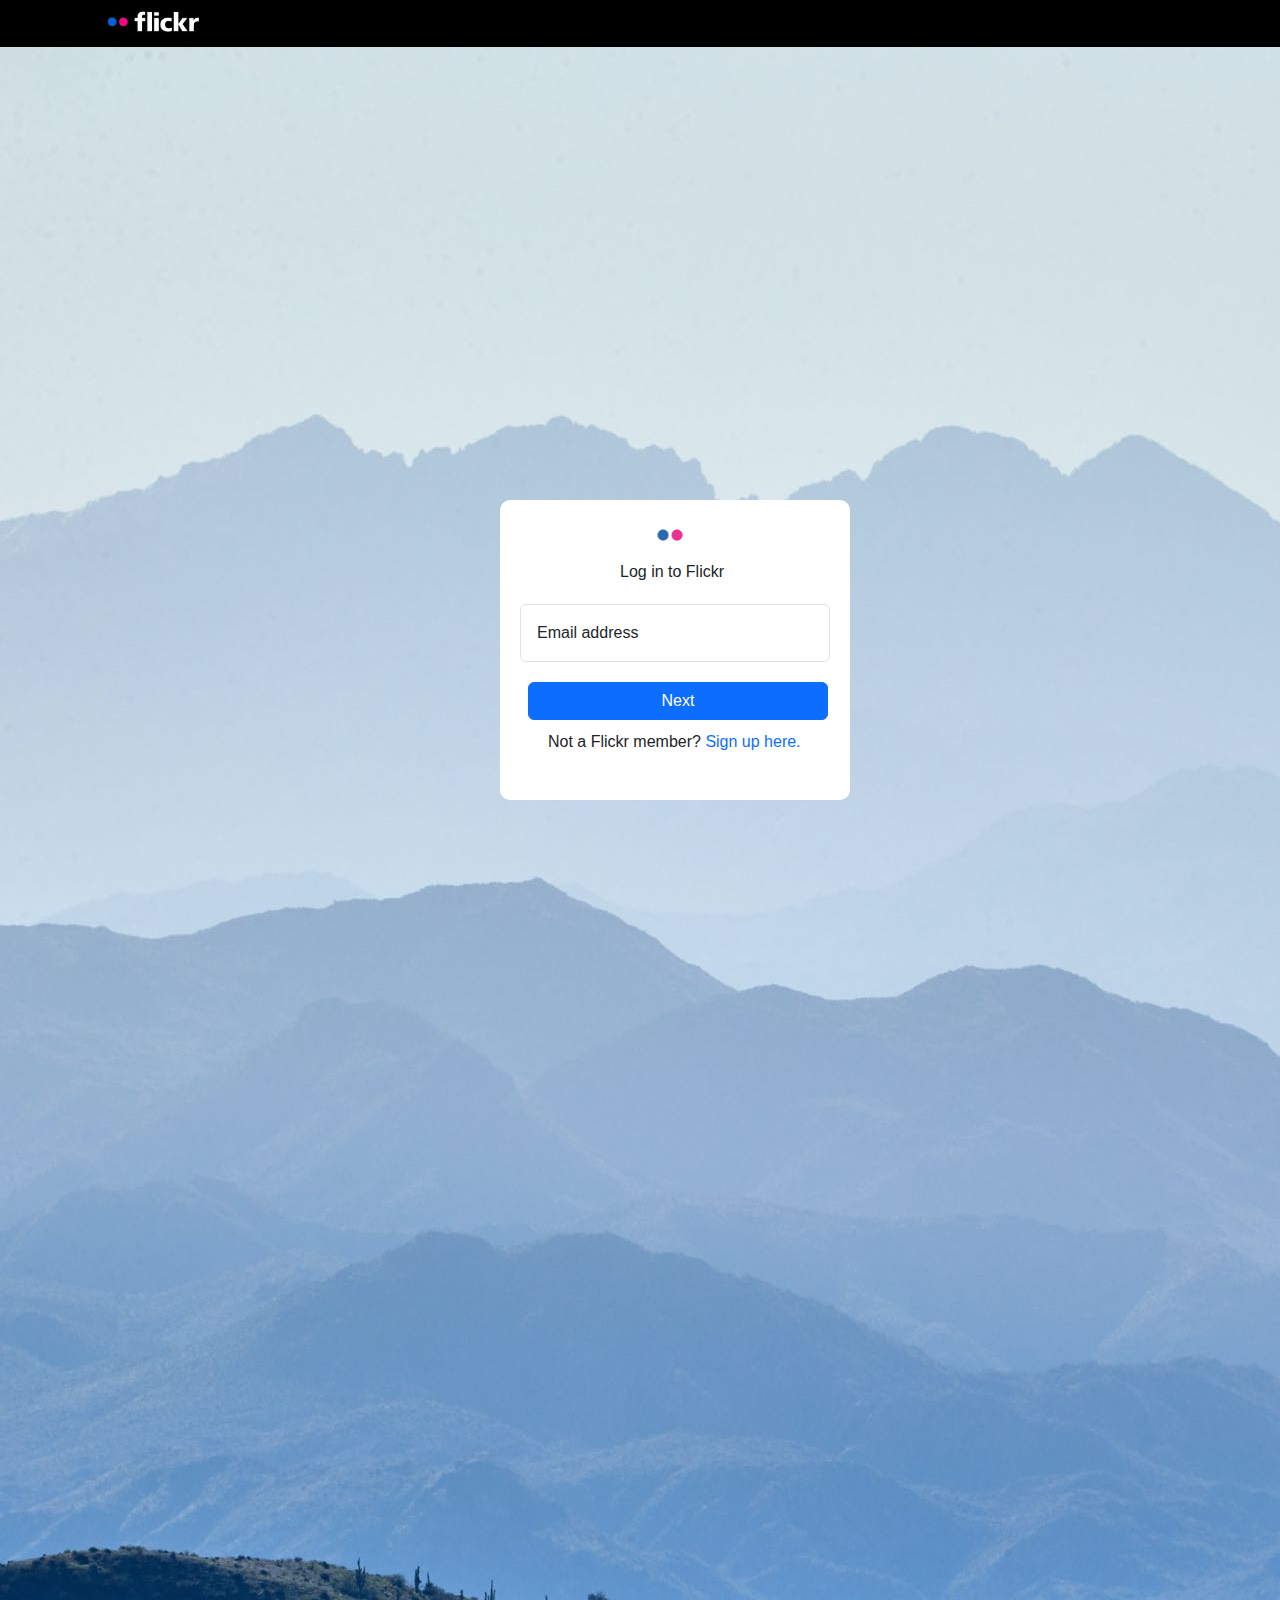
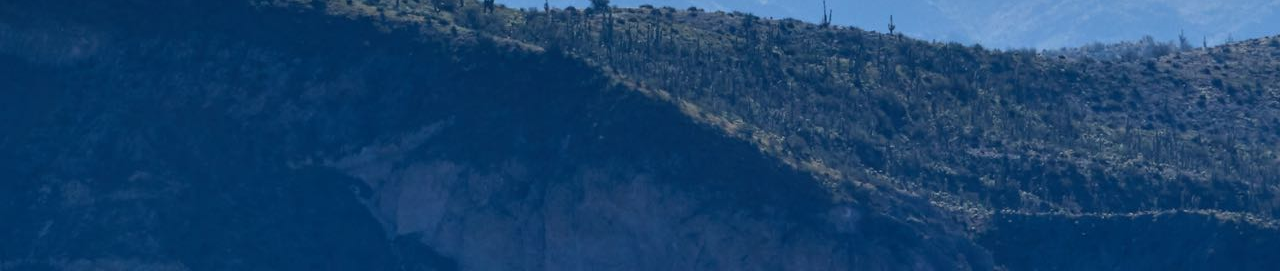
<file: log-in.html>
<!DOCTYPE html>
<html lang="en">
<head>
    <meta charset="UTF-8">
    <meta name="viewport" content="width=device-width, initial-scale=1.0">
    <title>Document</title>
    <link rel="stylesheet" href="style.css">
    <link rel="stylesheet" href="bootstrap.css">
    <link rel="stylesheet" href="bootstrap.js">
</head>
<body>
    <nav class="navbar expand-navbar col-12 p-1 bg-black" id="navbaba">
        <a href="index.html">
            <img src="images/Capture-removebg-preview.png" alt="" style="margin-left: 100px; width: 100px;" id="flicklogo">
        </a>
    </nav> 

        <div><img src="images/033120190455-by-Henry.2edde7a9.jpg" alt="" id="baground2">
            
        </div>


        <div id="box">
            <img src="images/OIP__1_-removebg-preview.png" alt="" id="oip">
            <p style="margin-left: 120px;" id="log">Log in to Flickr</p>
            <div class="form-floating mb-1">
                <input type="email" class="form-control" id="floatingInput" placeholder="name@example.com">
                <label class="ms-4" for="floatingInput">Email address</label>
                <div class="d-grid gap-2 col-6 mx-auto">
                    <button class="btn btn-primary " type="button" style="width: 300px;position: absolute;right: 22px;" id="dbutton">Next</button>

                
                </div>
                <p  class="m-5 col-12">Not a Flickr member? <a href="sign-up.html" style="text-decoration: none;"> Sign up here.</a></p>
            </div>
            
            
        </div>

</body>
</html>
</file>
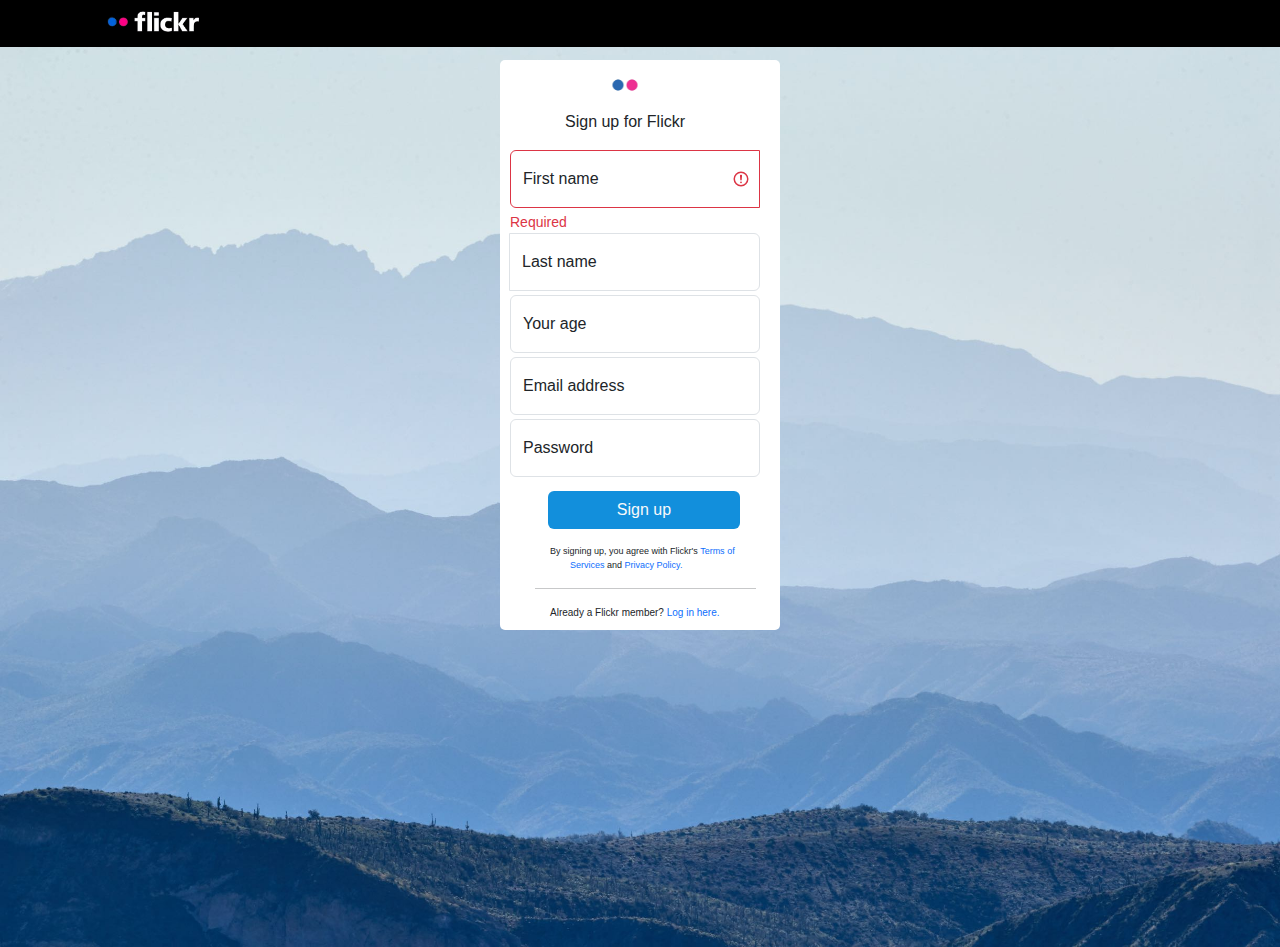
<file: sign-up.html>
<!DOCTYPE html>
<html lang="en">
<head>
    <meta charset="UTF-8">
    <meta name="viewport" content="width=device-width, initial-scale=1.0">
    <title>Sign up</title>
    <link rel="stylesheet" href="style.css">
    <link rel="stylesheet" href="bootstrap.css">
    <link rel="stylesheet" href="bootstrap.js">
</head>
<body>
    <nav class="navbar expand-navbar col-12 p-1 bg-black">
        <a href="index.html">
            <img src="images/Capture-removebg-preview.png" alt="" style="margin-left: 100px; width: 100px;" id="flicklogo1">
        </a>
    </nav> 

    <div><img src="images/033120190455-by-Henry.2edde7a9.jpg" alt="" id="baground1">

    <div class="boxi">
        <img src="images/OIP__1_-removebg-preview.png" style="width: 50px; margin-left: 100px;" alt="">
        <p  style="margin-left: 65px;">Sign up for Flickr</p>
        <div class="input-group has-validation " style="width: 250px; margin-left: 10px;">
            <div class="form-floating is-invalid">
            <input type="text" class="form-control is-invalid" id="floatingInputGroup2" placeholder="Username" required>
            <label for="floatingInputGroup2">First name</label>
            </div>
            <div class="invalid-feedback">
            Required
            </div>
            
            <div class="form-floating mb-1">
                <input type="text" class="form-control" id="floatingPassword" placeholder="Last name">
                <label for="floatingPassword">Last name</label>
            </div>  
        </div>
        <div class="form-floating mb-1 " style="width: 250px; margin-left: 10px;">
            <input type="text" class="form-control" id="floatingPassword" placeholder="Age">
            <label for="floatingPassword">Your age</label>
        </div>

        <div class="form-floating mb-1" style="width: 250px; margin-left: 10px;">
            <input type="Email" class="form-control" id="floatingPassword" placeholder="Email">
            <label for="floatingPassword">Email address</label>
        </div>

        <div class="form-floating mb-1  " style="width: 250px; margin-left: 10px;">
            <input type="password" class="form-control" id="floatingPassword" placeholder="Password">
            <label for="floatingPassword">Password</label>

        </div>
        <div class="me-4">
        <button class="btn w-75 ms-5 mb-3 text-light" style="background-color: #128fdcff; margin-top: 10px;">Sign up</button>
        <p style="font-size: xx-small; margin-left: 50px;">By signing up, you agree with Flickr's <a href="#" style="text-decoration: none;">Terms of <br></a> <a href="#" style="text-decoration: none; margin-left: 20px; justify-content: space-between;"> Services </a>and <a href="#" style="text-decoration: none; margin-left: px;"> Privacy Policy.</a></p>

        <hr style="margin-left: 35px;">
        
        <p style="font-size: x-small; margin-left: 50px; top: 10px;">Already a Flickr member?  <a href="log-in.html" style="text-decoration: none;"> Log in here.</a></p>
    </div>
    



    </div>
    
    
    
        
    

    <script src="bootstrap.js"></script>
</body>
</html>
</file>
<file: style.css>
/* UNiversal Start */
* {
    margin: 0px;
    padding: 0px;
    box-sizing: border-box;
    font-family: 'Noto Sans JP', sans-serif;
}

/* Universal End */

/* Nav Start */
#nav-input {
    width: 55vw;
    height: 30%;
    border-radius: 20x;
}

#nav-link {
    font-size: 16px;
    margin-top: 5px;
    font-weight: 400;
    color: white;

}

#nav-btn {
    line-height: 32px;
    font-size: 16px;
    padding: 0px 20px;
    font-weight: 600;
}

#nav-btn:hover {
    color: #7f7f7f;
}

#nav-btn:active {
    border: 3px solid #7f7f7f;
}

/* Nav End */


@media screen and (max-width:700px) {
    #nav {
        display: flex;
        flex-direction: row;
        flex-wrap: nowrap;
    }

    #nav-input {
        display: none;
    }

    #nav-link {
        border: 2px solid #ffffff;
        padding: 2px 5px;
        margin-right: 5px;
    }

    #nav-btn {
        display: none;
    }

    #carouselExampleAutoplaying img {
        width: auto;
        height: auto;
    }
}

/* Carousel Start */
#carouselExampleAutoplaying img {
    width: 100vw;
    height: 100vh;
}

#caption {
    width: 90%;
    color: #ffff;
    position: absolute;
    top: 45%;
    left: 50%;
    transform: translate(-50%, -50%);
    text-align: center;
}

#caption h1 {
    font-weight: 600;
    line-height: 56px;
    font-size: 56px;
    margin-bottom: 5px;
}

#caption p {
    font-size: 26px;
    line-height: 32px;
    margin-top: 26px;
    font-weight: 600;
    margin-bottom: 50px;
}

#caption a {
    font-weight: 800;
    font-size: 24px;
    line-height: 64px;
    padding: 0px 20px;
    margin: 0px;
    color: #000000;
}

#caption a:hover {
    color: #7f7f7f;
}

#caption a:active {
    border: 1px solid #7f7f7f;
}

@media screen and (max-width:700px) {
    #caption h1 {
        font-size: 34px;
        line-height: 34px;
        margin-bottom: 20px;
    }

    #caption p {
        display: none;
    }

    #caption a {
        font-size: 15px;
        padding: 0px 10px;
        line-height: 37px;
        font-weight: 600;
        align-items: center;
        border-radius: 2px;
    }
}

#footer {
    width: 100%;
    position: absolute;
    top: 91%;
    background-color: #000000;
    height: 9%;
    display: flex;
    align-items: center;
    justify-content: space-between;
    padding: 0px 30px;
}

@media screen and (max-width:700px) {
    #footer {
        height: 90%;
        flex-direction: column;
    }
}

#footer a {
    color: #8d8d8d;
    font-size: 14px;
    font-weight: 400;
    padding: 0px;
    margin: 0px;
    text-align: center;
    line-height: 16.8px;
    text-decoration: none;
}

.fa {
    font-size: 20px;
}

@media screen and (max-width:700px) {
    #footer {
        flex-direction: column;
    }
}

/* log-in css --------------------------------- */


#box {
    width: 350px;
    height: 300px;
    /* border: 2px solid saddlebrown; */
    /* margin-left: 500px; */
    bottom: 100px;
    left: 500px;
    position: absolute;
    background-color: white;
    border-radius: 10px;

}

@media screen and (max-width:700px) {
    #navbaba {
        width: 100%;
        position: sticky !important;
        
        


    }
}

@media screen and (max-width:700px) {
    #box {
        width: 220px;
        height: 320px;
        /* border: 2px solid saddlebrown; */
        /* margin-left: 500px; */
        bottom: 280px;
        left: 100px;
        position: absolute;
        background-color: white;
        border-radius: 10px;
        overflow: hidden !important;


    }
}




#oip {
    width: 50px;
    margin-left: 145px;
    margin-top: 10px;
}

@media screen and (max-width:700px) {
    #oip {
        width: 50px;
        margin-left: 80px;
        margin-top: 10px;
    }
}

@media screen and (max-width:700px) {
    #flicklogo {
        transform: translateX(-90px);
    }
}


#floatingInput {
    width: 310px;
    margin: 20px;


}

@media screen and (max-width:700px) {
    #floatingInput {
        width: 200px;
        margin: 10px;
    }
}

@media screen and (max-width:700px) {
    #dbutton {
        width: 180px !important;
        margin-left: px;
    }
}

@media screen and (max-width:700px) {
    .m-5 {
        font-size: 10px;
        transform: translateX(-20px);
    }

    @media screen and (max-width:700px) {
        #log {
            font-size: 14px;
            transform: translateX(-60px);
        }
    }






    #baground2 {
        background: cover;
        position: relative;
        width: 100vw;
        height: 100vh;
    }

    @media screen and (max-width:700px) {
        #baground2 {
            width: 100vw;
            height: 100vh;
            background: cover;
            position: relative;
            overflow: hidden !important;

        }
    }
}
    .boxi {
        width: 280px;
        height: 570px;
        /* position: relative; */
        /* border: 2px solid red; */
        top: 60px;
        left: 500px;
        background-color: white;
        position: absolute;
        border-radius: 5px;
    }

    @media screen and (max-width:700px) {
        .boxi {
            width: 280px;
            height: 570px;
            /* position: relative; */
            /* border: 2px solid red; */
            top: 200px;
            left: 70px;
            background-color: white;
            position: absolute;
            border-radius: 5px; 
    }
    #flicklogo1 {
        transform: translateX(-90px);
}
}

    #baground1 {
        width: 100vw;
        height: 100vh;
        position: relative;
    }



    /* body{
    display: flex;
    justify-content: center;
    background-image: url(images/033120190455-by-Henry.2edde7a9.jpg); */
</file>
